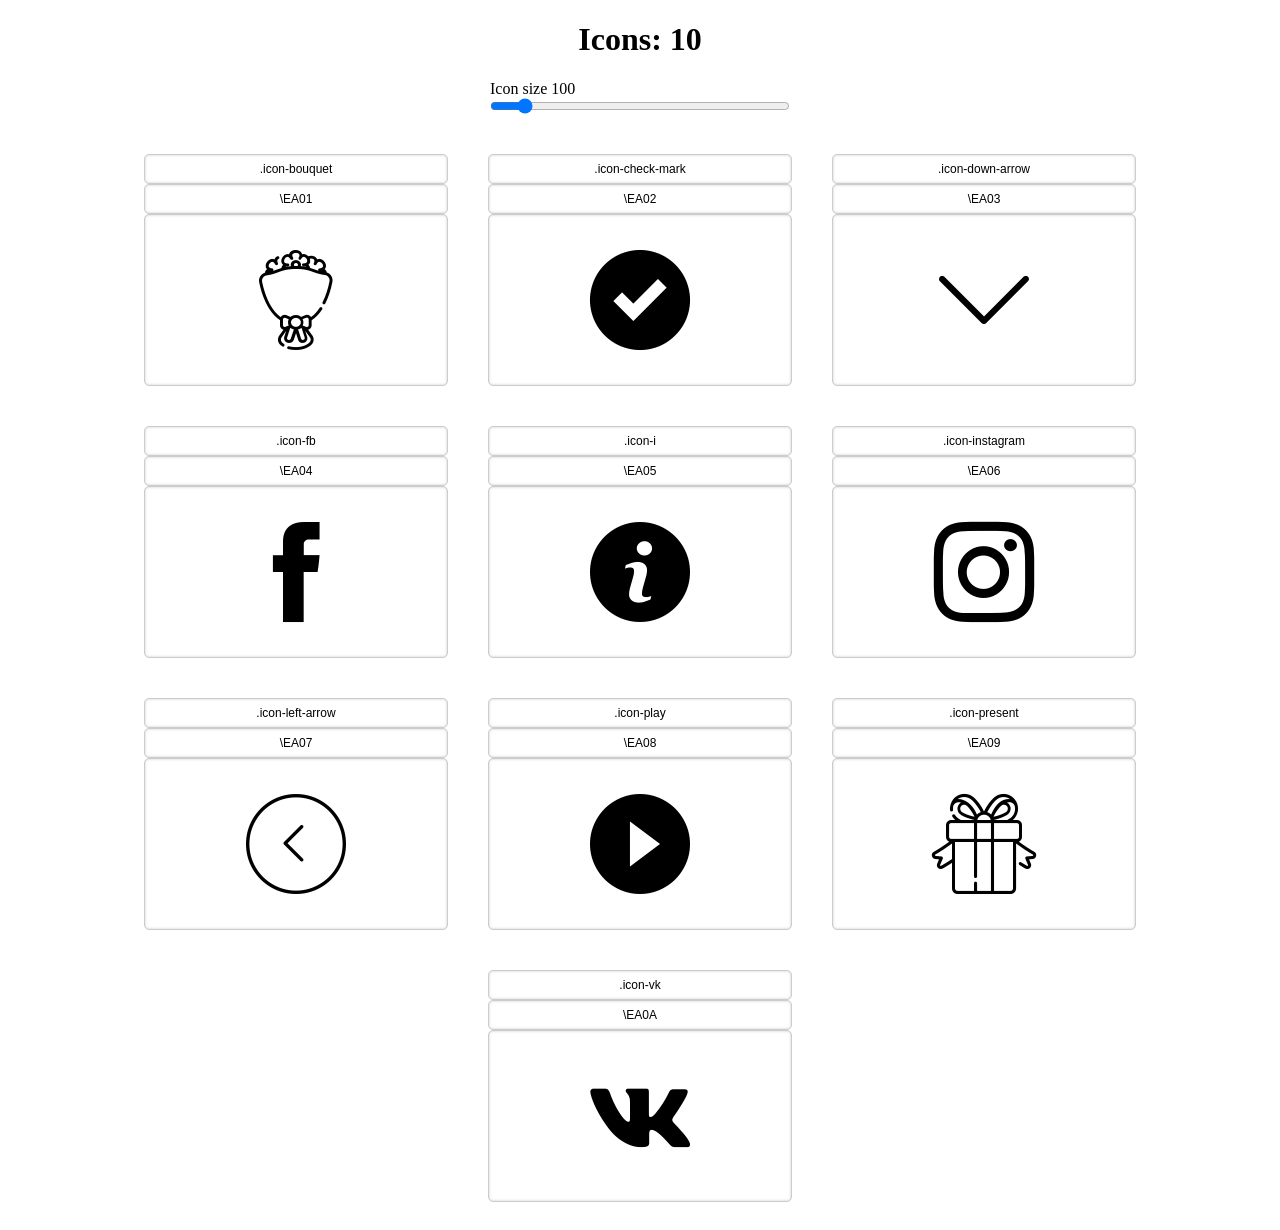
<file: docs/iconfont.html>
<!DOCTYPE html>
<html>
<head>
  <meta charset="utf-8">
  <meta http-equiv="X-UA-Compatible" content="IE=edge">
  <title>Iconfont Preview</title>
  <style type="text/css" media="all">
    @font-face {
      font-family: "iconfont";
      src: url('fonts/iconfont.eot');
      src: url('fonts/iconfont.eot?#iefix') format('eot'),
        url('fonts/iconfont.woff2') format('woff2'),
        url('fonts/iconfont.woff') format('woff'),
        url('fonts/iconfont.ttf') format('truetype');
      font-weight: normal;
      font-style: normal;
    }

    h1 {
      text-align: center;
    }

    .icons-list {
      list-style-type: none;
      margin: 0;
      padding: 0;
      font-size: 0;
      text-align: center;
    }

    .icon-box {
      display: inline-block;
      vertical-align: middle;
      min-width: 200px;
      min-height: 200px;
      padding: 20px;
      border-radius: 5px;
    }

    .icon-container {
      min-height: 170px;
      text-align: center;
      font-size: 100px;
      display: flex;
      align-items: center;
      justify-content: center;
      border: 1px solid #CCC;
      border-radius: 5px;
      box-shadow: inset 0 0 3px 0 rgba(0, 0, 0, 0.2);
    }

    input:not([type=range]) {
      display: inline-block;
      vertical-align: top;
      width: 100%;
      box-sizing: border-box;
      font-size: 12px;
      border-radius: 5px;
      height: 30px;
      padding: 0;
      text-align: center;
      border: 1px solid #CCC;
      box-shadow: inset 0 0 3px 0 rgba(0, 0, 0, 0.2);
      -webkit-appearance: none;
    }

    input[type=range] {
      display: block;
      width: 100%;
      max-width: 500px;
      margin: auto;
    }

    .icon-class-name {
      width: 70%;
    }

    .icon-unicode {
      width: 30%;
    }

    .icon {
      font-family: "iconfont";
      display: inline-block;
      vertical-align: middle;
      font-style: normal;
      font-weight: normal;
      text-rendering: auto;
      speak: none;
      min-width: 1em;
      line-height: 1;
      -webkit-font-smoothing: antialiased;
      -moz-osx-font-smoothing: grayscale;
    }
    
    .icon-bouquet:before {
      content: "\EA01";
    }
    .icon-check-mark:before {
      content: "\EA02";
    }
    .icon-down-arrow:before {
      content: "\EA03";
    }
    .icon-fb:before {
      content: "\EA04";
    }
    .icon-i:before {
      content: "\EA05";
    }
    .icon-instagram:before {
      content: "\EA06";
    }
    .icon-left-arrow:before {
      content: "\EA07";
    }
    .icon-play:before {
      content: "\EA08";
    }
    .icon-present:before {
      content: "\EA09";
    }
    .icon-vk:before {
      content: "\EA0A";
    }
  </style>
</head>
<body>
  <h1>Icons: <span id="count"></span></h1>

  <label style="display: block; width: 300px; margin: 20px auto;">
    Icon size <output for="size" id="size-value">100</output>
    <input type="range" id="size" value="100" min="6" max="1000">
  </label>

  <ul class="icons-list">
    
    <li class="icon-box">
      <input class="icon-class-name autoselect" type="text" value=".icon-bouquet" readonly>
      <input class="icon-unicode autoselect" type="text" value="\EA01" readonly>
      <div class="icon-container">
        <i class="icon icon-bouquet"></i>
      </div>
    </li>
    
    <li class="icon-box">
      <input class="icon-class-name autoselect" type="text" value=".icon-check-mark" readonly>
      <input class="icon-unicode autoselect" type="text" value="\EA02" readonly>
      <div class="icon-container">
        <i class="icon icon-check-mark"></i>
      </div>
    </li>
    
    <li class="icon-box">
      <input class="icon-class-name autoselect" type="text" value=".icon-down-arrow" readonly>
      <input class="icon-unicode autoselect" type="text" value="\EA03" readonly>
      <div class="icon-container">
        <i class="icon icon-down-arrow"></i>
      </div>
    </li>
    
    <li class="icon-box">
      <input class="icon-class-name autoselect" type="text" value=".icon-fb" readonly>
      <input class="icon-unicode autoselect" type="text" value="\EA04" readonly>
      <div class="icon-container">
        <i class="icon icon-fb"></i>
      </div>
    </li>
    
    <li class="icon-box">
      <input class="icon-class-name autoselect" type="text" value=".icon-i" readonly>
      <input class="icon-unicode autoselect" type="text" value="\EA05" readonly>
      <div class="icon-container">
        <i class="icon icon-i"></i>
      </div>
    </li>
    
    <li class="icon-box">
      <input class="icon-class-name autoselect" type="text" value=".icon-instagram" readonly>
      <input class="icon-unicode autoselect" type="text" value="\EA06" readonly>
      <div class="icon-container">
        <i class="icon icon-instagram"></i>
      </div>
    </li>
    
    <li class="icon-box">
      <input class="icon-class-name autoselect" type="text" value=".icon-left-arrow" readonly>
      <input class="icon-unicode autoselect" type="text" value="\EA07" readonly>
      <div class="icon-container">
        <i class="icon icon-left-arrow"></i>
      </div>
    </li>
    
    <li class="icon-box">
      <input class="icon-class-name autoselect" type="text" value=".icon-play" readonly>
      <input class="icon-unicode autoselect" type="text" value="\EA08" readonly>
      <div class="icon-container">
        <i class="icon icon-play"></i>
      </div>
    </li>
    
    <li class="icon-box">
      <input class="icon-class-name autoselect" type="text" value=".icon-present" readonly>
      <input class="icon-unicode autoselect" type="text" value="\EA09" readonly>
      <div class="icon-container">
        <i class="icon icon-present"></i>
      </div>
    </li>
    
    <li class="icon-box">
      <input class="icon-class-name autoselect" type="text" value=".icon-vk" readonly>
      <input class="icon-unicode autoselect" type="text" value="\EA0A" readonly>
      <div class="icon-container">
        <i class="icon icon-vk"></i>
      </div>
    </li>
    
  </ul>

  <script>
    var change = document.getElementById('size');
    var changeVal = document.getElementById('size-value');
    var count = document.getElementById('count');
    var autoselect = document.getElementsByClassName('autoselect');
    var icons = document.getElementsByClassName('icon');
    Array.prototype.forEach.call(autoselect, function(el) {
      el.onclick = function() {
        this.focus();
        this.select();
      };
    });
    change.oninput = function() {
      var val = this.value;
      changeVal.value = val;
      Array.prototype.forEach.call(icons, function(el) {
        el.style.fontSize = val + 'px';
      });
    }
    count.innerHTML = icons.length;
  </script>
</body>
</html>
</file>
